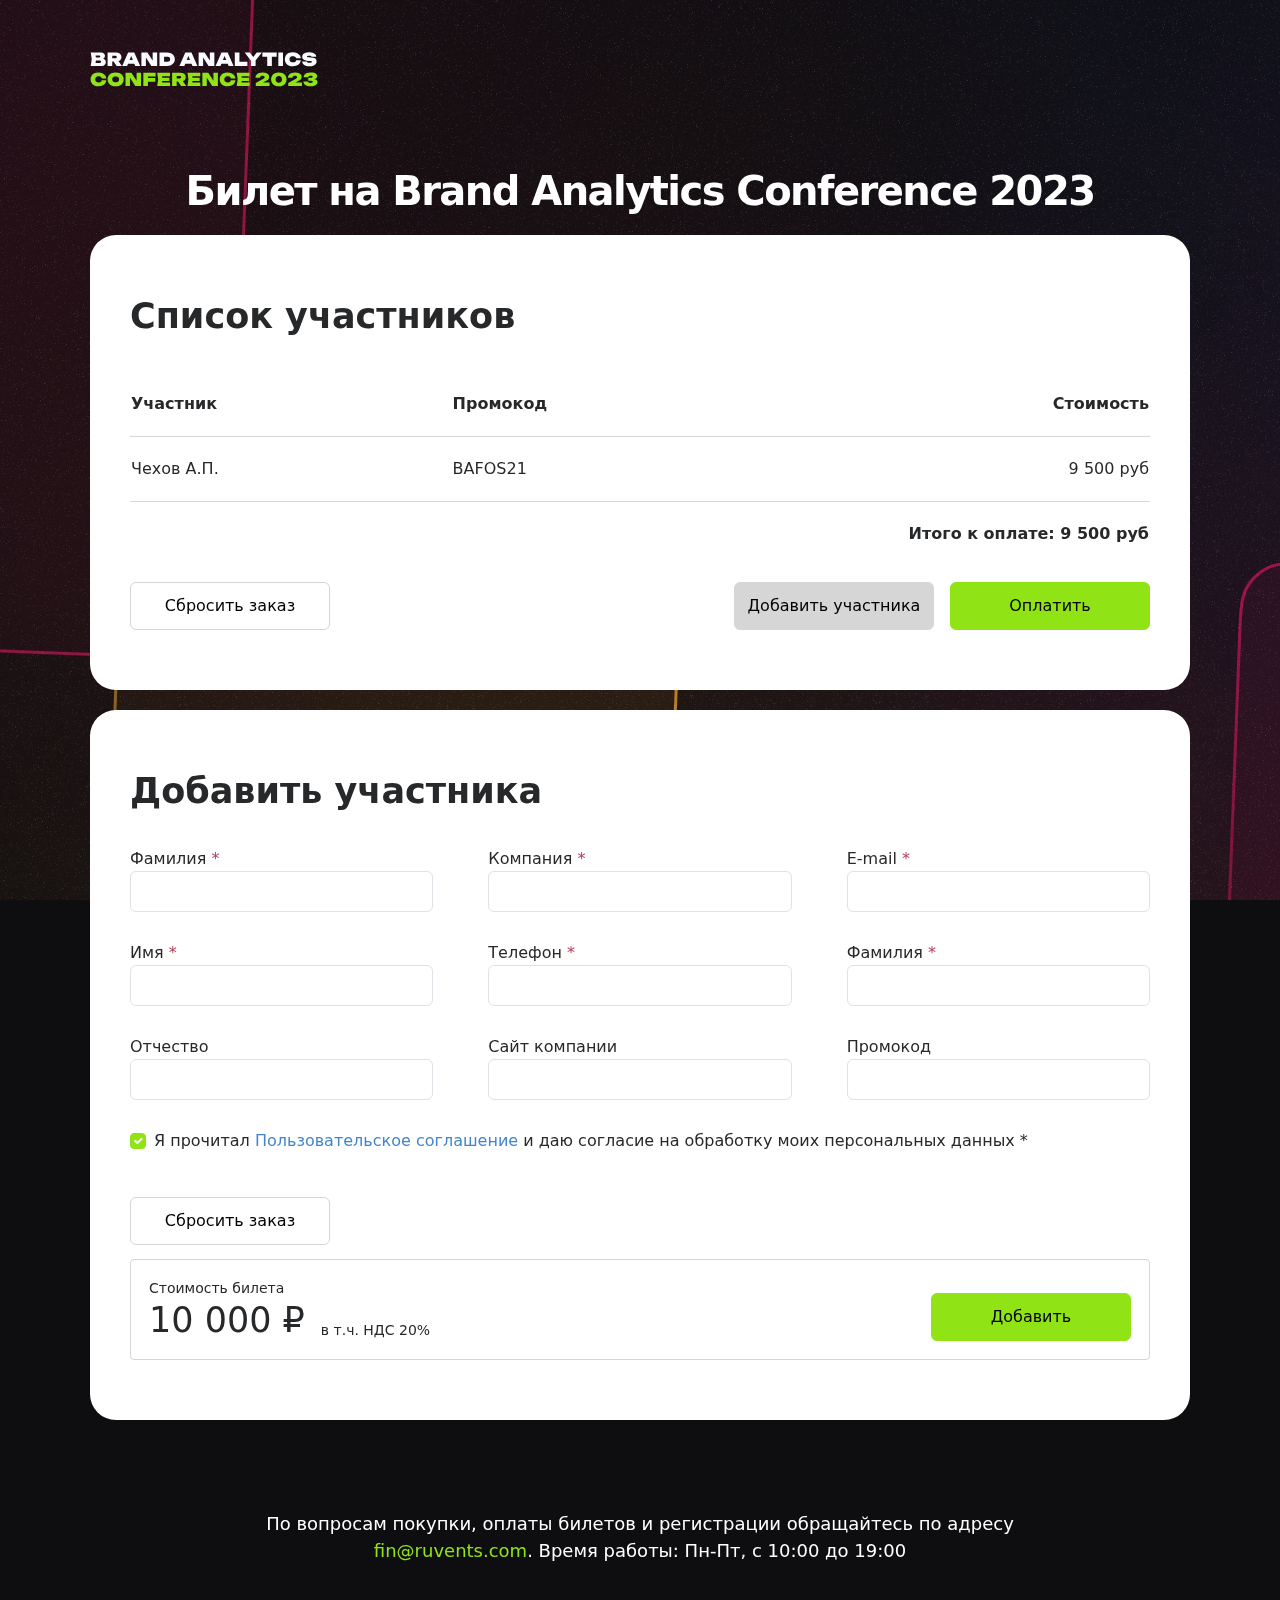
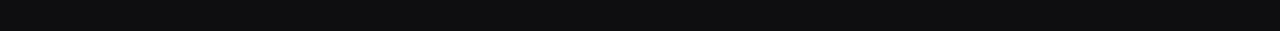
<file: public/index.html>
<!DOCTYPE html>
<html lang="ru">
	<head>
		<meta charset="utf-8">
		<title>Главная</title>
		<meta name="description" content="о чем страница">
		<meta http-equiv="X-UA-Compatible" content="IE=edge">
		<meta name="viewport" content="width=device-width,initial-scale=1.0,  shrink-to-fit=no, viewport-fit=cover">
		<link type="image/ico" href="img/favicon.ico" rel="shortcut icon"><meta name="format-detection" content="telephone=no"> 
		<link href="css/custom-bootstrap.min.css" rel="stylesheet"/>
		<link href="css/main.min.css" rel="stylesheet"/>
		<script>
			function addBlock(elem) {
				fetch(`parts/${elem}.html`)
					.then(response => response.text())
					.then( text => {
						const wrap = document.querySelector(`#${elem}Wrap`);
						wrap.insertAdjacentHTML('afterend', text);
						wrap.previousElementSibling.remove()
						wrap.remove();
					});
			}
		</script>
	</head>
	<body class="main-page">
		<div class="main-wrapper">
			<main>
				<div class="container"><img src="img/logo.svg" alt=""></div>
				<!-- start sForm-->
				<section class="sForm section" id="sForm">
					<div class="container">
						<div class="text-center text-white">
							<h1 class="strong">Билет на Brand Analytics Conference 2023</h1>
						</div>
						<div class="form-wrap">
							<form>
								<div class="panel-block">
									<h2>Список участников</h2>
									<div class="table-wrap">
										<table>
											<thead>
												<tr>
													<th>Участник</th>
													<th>Промокод</th>
													<th>Стоимость</th>
												</tr>
											</thead>
											<tbody>
												<tr>
													<td>Чехов А.П.</td>
													<td>BAFOS21</td>
													<td>9 500 руб</td>
												</tr>
											</tbody>
											<tfoot>
												<tr>
													<td colspan="3">Итого к оплате: 9 500 руб</td>
												</tr>
											</tfoot>
										</table>
									</div>
									<div class="form-wrap__total">
										<div class="row">
											<div class="col-md-auto col-sm-6">
												<button class="btn btn-secondary" type="button">Добавить участника</button>
											</div>
											<div class="col-md-auto col-sm-6">
												<button class="btn btn-primary" type="button">Оплатить</button>
											</div>
											<div class="col-lg col-sm-6 order-md-first">
												<button class="btn btn-outline-secondary" type="button">Сбросить заказ</button>
											</div>
										</div>
									</div>
								</div>
								<div class="panel-block">
									<h2>Добавить участника</h2>
									<div class="form-wrap__row row row row--lg">
										<div class="form-wrap__col col-xl-4 col-lg-6">
											<div class="form-wrap__input-wrap form-group">
												<label><span class="form-wrap__input-title">Фамилия <span>*</span></span><input class="form-wrap__input form-control" inputmode="text" name="text" type="text" placeholder=""/> 
												</label>
											</div>
											<!-- +e.input-wrap-->
										</div>
										<div class="form-wrap__col col-xl-4 col-lg-6">
											<div class="form-wrap__input-wrap form-group">
												<label><span class="form-wrap__input-title">Компания <span>*</span></span><input class="form-wrap__input form-control" inputmode="text" name="text" type="text" placeholder=""/> 
												</label>
											</div>
											<!-- +e.input-wrap-->
										</div>
										<div class="form-wrap__col col-xl-4 col-lg-6">
											<div class="form-wrap__input-wrap form-group">
												<label><span class="form-wrap__input-title">E-mail <span>*</span></span><input class="form-wrap__input form-control" inputmode="email" name="email" type="email" placeholder=""/> 
												</label>
											</div>
											<!-- +e.input-wrap-->
										</div>
										<div class="form-wrap__col col-xl-4 col-lg-6">
											<div class="form-wrap__input-wrap form-group">
												<label><span class="form-wrap__input-title">Имя <span>*</span></span><input class="form-wrap__input form-control" inputmode="text" name="text" type="text" placeholder=""/> 
												</label>
											</div>
											<!-- +e.input-wrap-->
										</div>
										<div class="form-wrap__col col-xl-4 col-lg-6">
											<div class="form-wrap__input-wrap form-group">
												<label><span class="form-wrap__input-title">Телефон <span>*</span></span><input class="form-wrap__input form-control" inputmode="tel" name="tel" type="tel" placeholder=""/> 
												</label>
											</div>
											<!-- +e.input-wrap-->
										</div>
										<div class="form-wrap__col col-xl-4 col-lg-6">
											<div class="form-wrap__input-wrap form-group">
												<label><span class="form-wrap__input-title">Фамилия <span>*</span></span><input class="form-wrap__input form-control" inputmode="text" name="text" type="text" placeholder=""/> 
												</label>
											</div>
											<!-- +e.input-wrap-->
										</div>
										<div class="form-wrap__col col-xl-4 col-lg-6">
											<div class="form-wrap__input-wrap form-group">
												<label><span class="form-wrap__input-title">Отчество </span><input class="form-wrap__input form-control" inputmode="text" name="text" type="text" placeholder=""/> 
												</label>
											</div>
											<!-- +e.input-wrap-->
										</div>
										<div class="form-wrap__col col-xl-4 col-lg-6">
											<div class="form-wrap__input-wrap form-group">
												<label><span class="form-wrap__input-title"> Сайт компании</span><input class="form-wrap__input form-control" inputmode="url" name="url" type="url" placeholder=""/> 
												</label>
											</div>
											<!-- +e.input-wrap-->
										</div>
										<div class="form-wrap__col col-xl-4 col-lg-6">
											<div class="form-wrap__input-wrap form-group">
												<label><span class="form-wrap__input-title">Промокод </span><input class="form-wrap__input form-control" inputmode="text" name="text" type="text" placeholder=""/> 
												</label>
											</div>
											<!-- +e.input-wrap-->
										</div>
										<div class="form-wrap__col col-12">
											<div class="form-wrap__policy">
												<label class="custom-input form-check"><input class="custom-input__input form-check-input" name="checkbox" type="checkbox" checked="checked"/><span class="custom-input__text">Я&nbsp;прочитал <a href="#">Пользовательское соглашение</a> и&nbsp;даю согласие на&nbsp;обработку моих персональных данных *</span>
												</label>
											</div>
										</div>
										<div class="form-wrap__col col-xl-4 col-sm-6 order-lg-0 order-last align-self-end">
											<button class="btn btn-outline-secondary" type="button">Сбросить заказ</button>
										</div>
										<div class="form-wrap__col colplg">
											<div class="form-wrap__block">
												<div class="row">
													<div class="col">
														<div class="small">Стоимость билета</div>
														<div class="row">
															<div class="col-auto h2">10 000 ₽</div>
															<div class="col-auto small">в т.ч. НДС 20%</div>
														</div>
													</div>
													<div class="col-md-auto col-sm-4 align-self-end">
														<button class="form-wrap__btn btn btn-primary" type="submit">Добавить
														</button>
													</div>
												</div>
											</div>
										</div>
									</div>
								</div>
							</form>
						</div>
					</div>
				</section>
				<!-- end sForm-->
			</main>
			<div class="footer">По&nbsp;вопросам покупки, оплаты билетов и&nbsp;регистрации обращайтесь по&nbsp;адресу <a href="mailto:fin@ruvents.com">fin@ruvents.com</a>. Время работы: Пн-Пт, с&nbsp;10:00 до&nbsp;19:00</div>
		</div>
	</body>
</html>
</file>
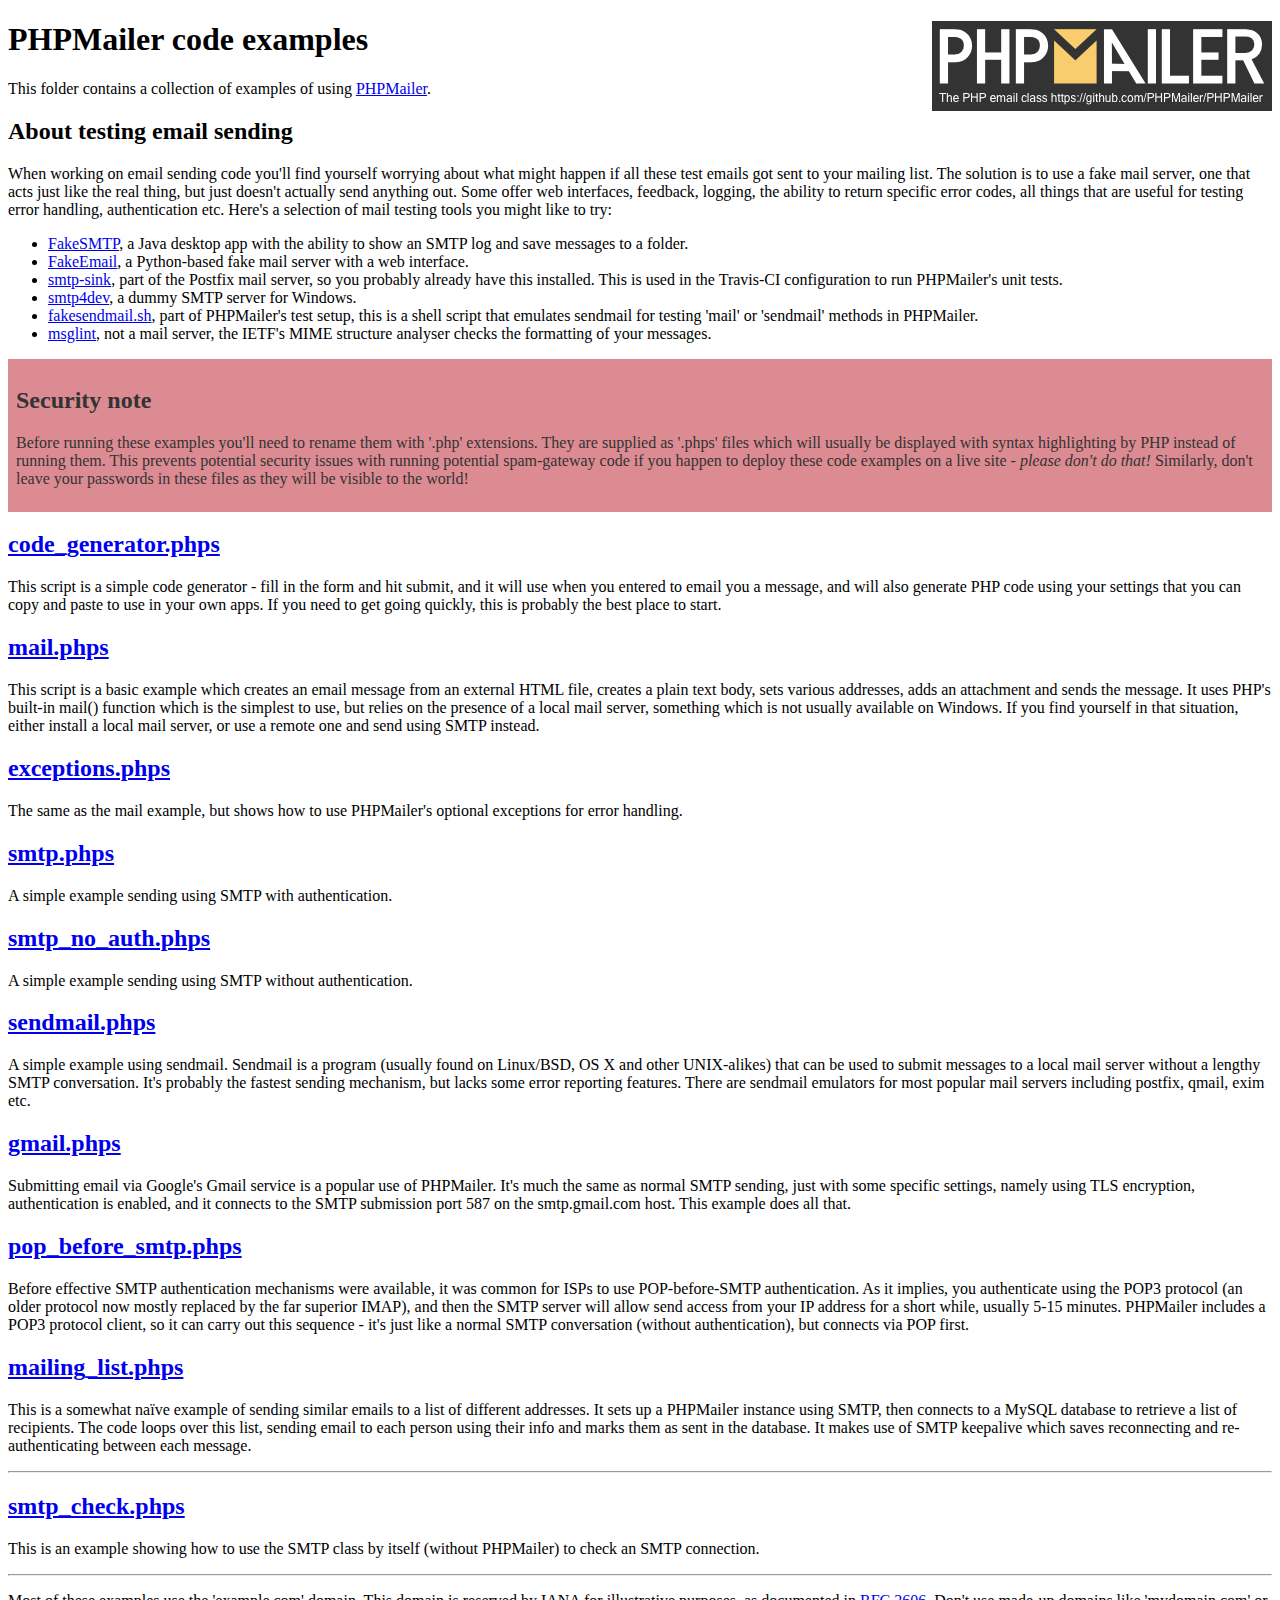
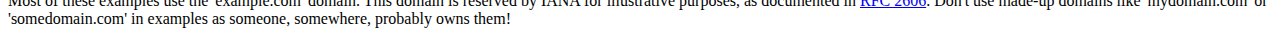
<file: public/vendor/phpmailer/phpmailer/examples/index.html>
<!DOCTYPE html>
<html>
<head>
	<meta charset="UTF-8">
	<title>PHPMailer Examples</title>
</head>
<body>
<h1>PHPMailer code examples<a href="https://github.com/PHPMailer/PHPMailer"><img src="images/phpmailer.png" style="float:right; border:0;" alt="PHPMailer logo"></a></h1>
<p>This folder contains a collection of examples of using <a href="https://github.com/PHPMailer/PHPMailer">PHPMailer</a>.</p>
<h2>About testing email sending</h2>
<p>When working on email sending code you'll find yourself worrying about what might happen if all these test emails got sent to your mailing list. The solution is to use a fake mail server, one that acts just like the real thing, but just doesn't actually send anything out. Some offer web interfaces, feedback, logging, the ability to return specific error codes, all things that are useful for testing error handling, authentication etc. Here's a selection of mail testing tools you might like to try:</p>
<ul>
  <li><a href="https://github.com/Nilhcem/FakeSMTP">FakeSMTP</a>, a Java desktop app with the ability to show an SMTP log and save messages to a folder. </li>
  <li><a href="https://github.com/isotoma/FakeEmail">FakeEmail</a>, a Python-based fake mail server with a web interface.</li>
  <li><a href="http://www.postfix.org/smtp-sink.1.html">smtp-sink</a>, part of the Postfix mail server, so you probably already have this installed. This is used in the Travis-CI configuration to run PHPMailer's unit tests.</li>
  <li><a href="http://smtp4dev.codeplex.com">smtp4dev</a>, a dummy SMTP server for Windows.</li>
  <li><a href="https://github.com/PHPMailer/PHPMailer/blob/master/test/fakesendmail.sh">fakesendmail.sh</a>, part of PHPMailer's test setup, this is a shell script that emulates sendmail for testing 'mail' or 'sendmail' methods in PHPMailer.</li>
  <li><a href="http://tools.ietf.org/tools/msglint/">msglint</a>, not a mail server, the IETF's MIME structure analyser checks the formatting of your messages.</li>
</ul>
<div style="padding: 8px; color: #333333; background-color: #dc8b92">
<h2>Security note</h2>
<p>Before running these examples you'll need to rename them with '.php' extensions. They are supplied as '.phps' files which will usually be displayed with syntax highlighting by PHP instead of running them. This prevents potential security issues with running potential spam-gateway code if you happen to deploy these code examples on a live site - <em>please don't do that!</em> Similarly, don't leave your passwords in these files as they will be visible to the world!</p>
</div>
<h2><a href="code_generator.phps">code_generator.phps</a></h2>
<p>This script is a simple code generator - fill in the form and hit submit, and it will use when you entered to email you a message, and will also generate PHP code using your settings that you can copy and paste to use in your own apps. If you need to get going quickly, this is probably the best place to start.</p>
<h2><a href="mail.phps">mail.phps</a></h2>
<p>This script is a basic example which creates an email message from an external HTML file, creates a plain text body, sets various addresses, adds an attachment and sends the message. It uses PHP's built-in mail() function which is the simplest to use, but relies on the presence of a local mail server, something which is not usually available on Windows. If you find yourself in that situation, either install a local mail server, or use a remote one and send using SMTP instead.</p>
<h2><a href="exceptions.phps">exceptions.phps</a></h2>
<p>The same as the mail example, but shows how to use PHPMailer's optional exceptions for error handling.</p>
<h2><a href="smtp.phps">smtp.phps</a></h2>
<p>A simple example sending using SMTP with authentication.</p>
<h2><a href="smtp_no_auth.phps">smtp_no_auth.phps</a></h2>
<p>A simple example sending using SMTP without authentication.</p>
<h2><a href="sendmail.phps">sendmail.phps</a></h2>
<p>A simple example using sendmail. Sendmail is a program (usually found on Linux/BSD, OS X and other UNIX-alikes) that can be used to submit messages to a local mail server without a lengthy SMTP conversation. It's probably the fastest sending mechanism, but lacks some error reporting features. There are sendmail emulators for most popular mail servers including postfix, qmail, exim etc.</p>
<h2><a href="gmail.phps">gmail.phps</a></h2>
<p>Submitting email via Google's Gmail service is a popular use of PHPMailer. It's much the same as normal SMTP sending, just with some specific settings, namely using TLS encryption, authentication is enabled, and it connects to the SMTP submission port 587 on the smtp.gmail.com host. This example does all that.</p>
<h2><a href="pop_before_smtp.phps">pop_before_smtp.phps</a></h2>
<p>Before effective SMTP authentication mechanisms were available, it was common for ISPs to use POP-before-SMTP authentication. As it implies, you authenticate using the POP3 protocol (an older protocol now mostly replaced by the far superior IMAP), and then the SMTP server will allow send access from your IP address for a short while, usually 5-15 minutes. PHPMailer includes a POP3 protocol client, so it can carry out this sequence - it's just like a normal SMTP conversation (without authentication), but connects via POP first.</p>
<h2><a href="mailing_list.phps">mailing_list.phps</a></h2>
<p>This is a somewhat naïve example of sending similar emails to a list of different addresses. It sets up a PHPMailer instance using SMTP, then connects to a MySQL database to retrieve a list of recipients. The code loops over this list, sending email to each person using their info and marks them as sent in the database. It makes use of SMTP keepalive which saves reconnecting and re-authenticating between each message.</p>
<hr>
<h2><a href="smtp_check.phps">smtp_check.phps</a></h2>
<p>This is an example showing how to use the SMTP class by itself (without PHPMailer) to check an SMTP connection.</p>
<hr>
<p>Most of these examples use the 'example.com' domain. This domain is reserved by IANA for illustrative purposes, as documented in <a href="http://tools.ietf.org/html/rfc2606">RFC 2606</a>. Don't use made-up domains like 'mydomain.com' or 'somedomain.com' in examples as someone, somewhere, probably owns them!</p>
</body>
</html>
</file>
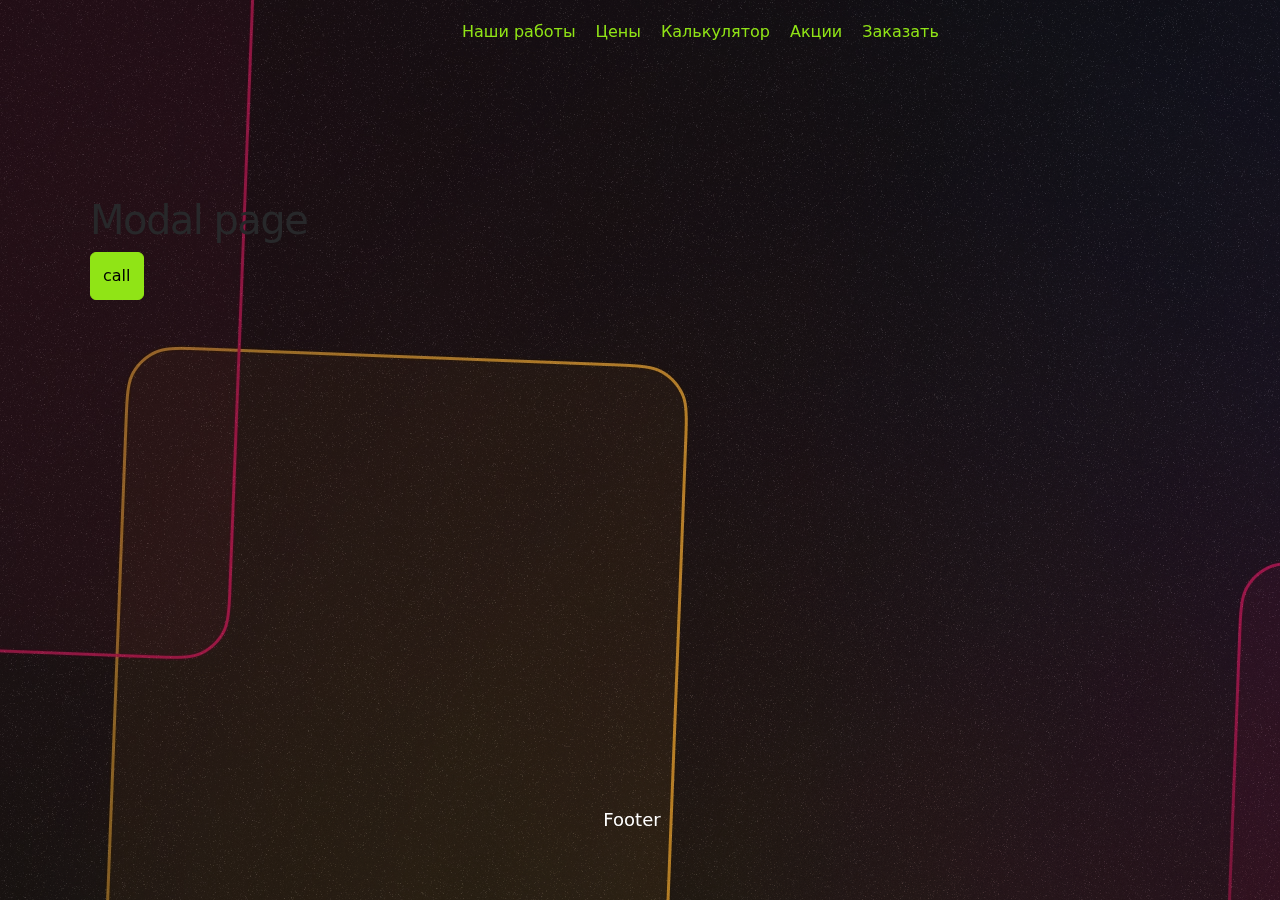
<file: public/00-modal.html>
<!DOCTYPE html>
<html lang="ru">
	<head>
		<meta charset="utf-8">
		<title>Главная</title>
		<meta name="description" content="о чем страница">
		<meta http-equiv="X-UA-Compatible" content="IE=edge">
		<meta name="viewport" content="width=device-width,initial-scale=1.0,  shrink-to-fit=no, viewport-fit=cover">
		<link type="image/ico" href="img/favicon.ico" rel="shortcut icon"><meta name="format-detection" content="telephone=no"> 
		<link href="css/custom-bootstrap.min.css" rel="stylesheet"/>
		<link href="css/main.min.css" rel="stylesheet"/>
		<script>
			function addBlock(elem) {
				fetch(`parts/${elem}.html`)
					.then(response => response.text())
					.then( text => {
						const wrap = document.querySelector(`#${elem}Wrap`);
						wrap.insertAdjacentHTML('afterend', text);
						wrap.previousElementSibling.remove()
						wrap.remove();
					});
			}
		</script>
	</head>
	<body class="main-page">
		<div class="main-wrapper">
			<script>addBlock(`header`)</script>
			<div id="headerWrap"></div>
			<main>
				<div class="section container">
					<h1>Modal page </h1><a class="btn btn-primary" data-fancybox data-type="ajax" href="modal/call.html">call</a>
				</div>
			</main>
			<script>addBlock(`footer`)</script>
			<div id="footerWrap"></div>
		</div>
	</body>
</html>
</file>
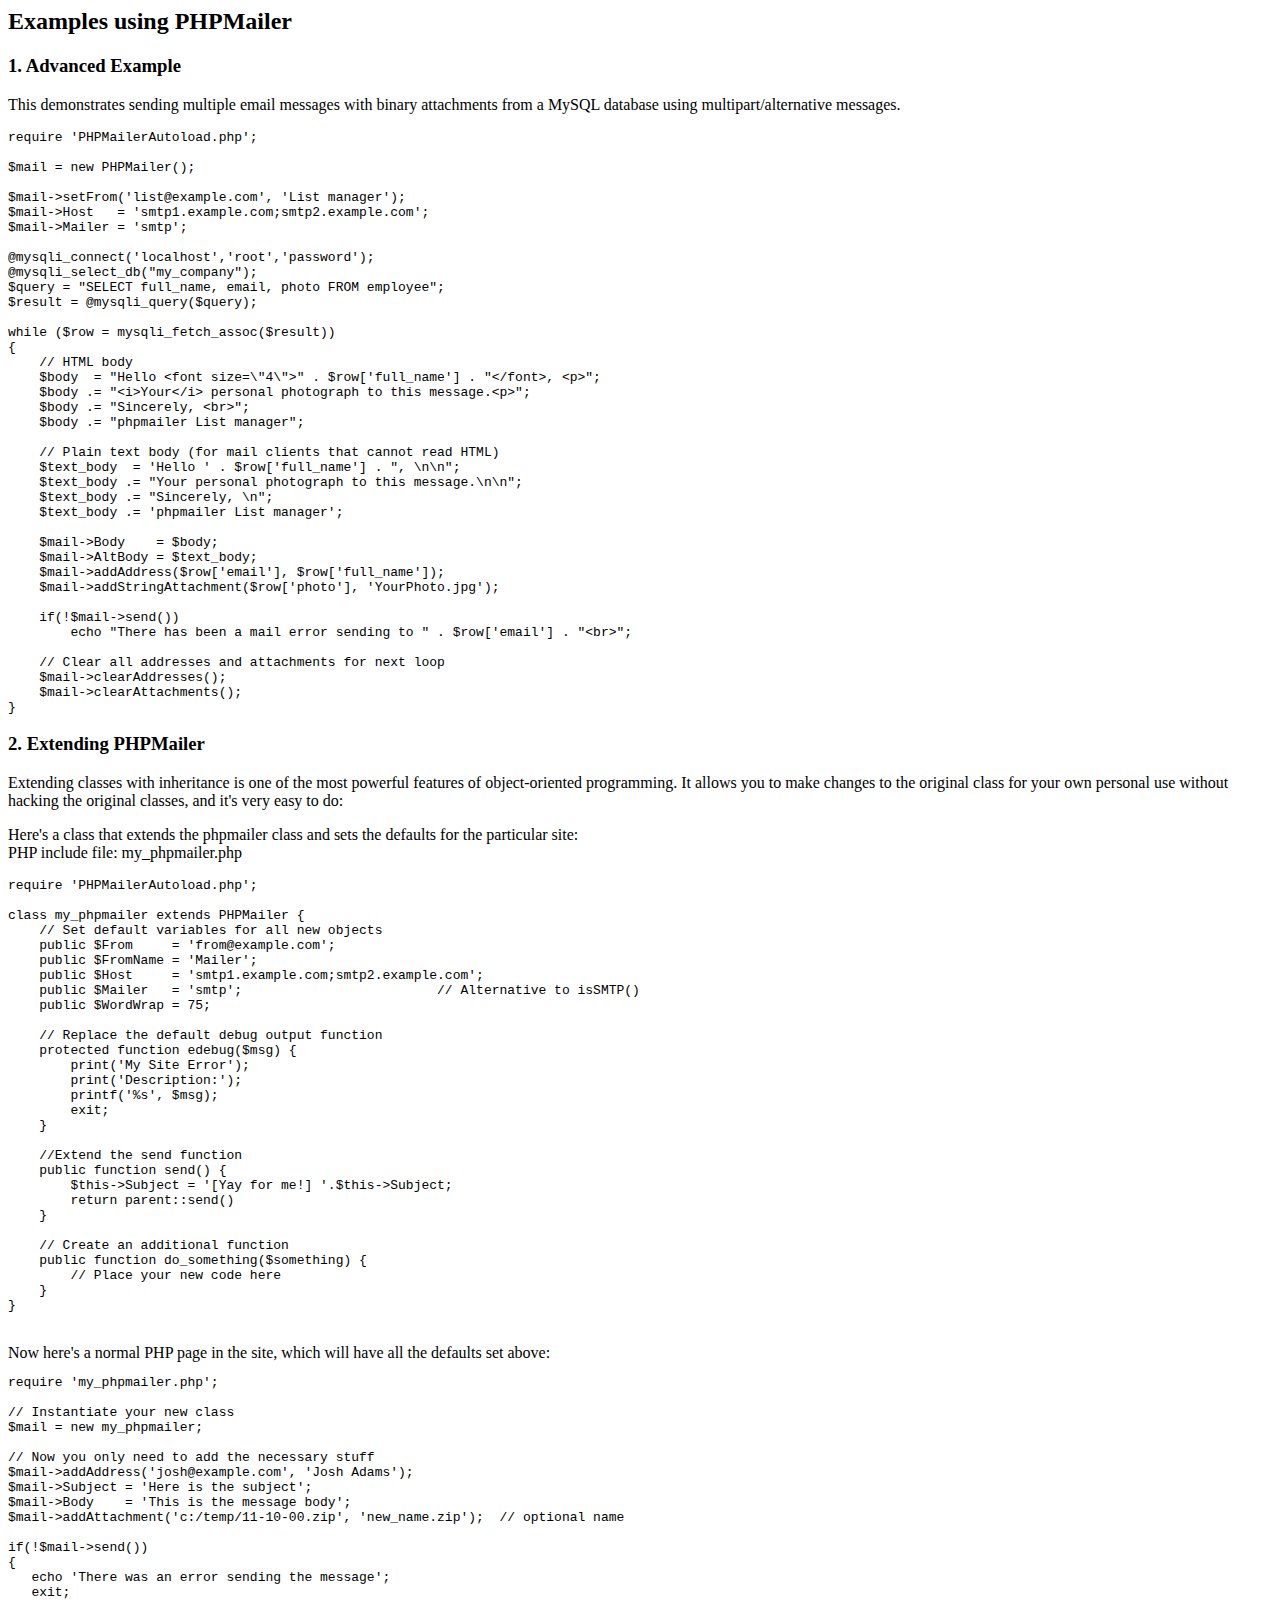
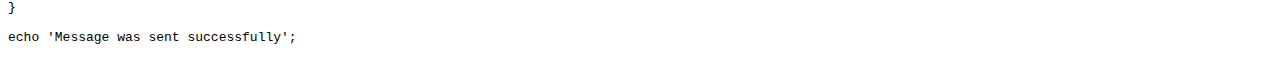
<file: public/vendor/phpmailer/phpmailer/docs/extending.html>
<html>
<head>
<title>Examples using phpmailer</title>
</head>

<body>

<h2>Examples using PHPMailer</h2>

<h3>1. Advanced Example</h3>
<p>

This demonstrates sending multiple email messages with binary attachments
from a MySQL database using multipart/alternative messages.<p>

<pre>
require 'PHPMailerAutoload.php';

$mail = new PHPMailer();

$mail->setFrom('list@example.com', 'List manager');
$mail->Host   = 'smtp1.example.com;smtp2.example.com';
$mail->Mailer = 'smtp';

@mysqli_connect('localhost','root','password');
@mysqli_select_db("my_company");
$query = "SELECT full_name, email, photo FROM employee";
$result = @mysqli_query($query);

while ($row = mysqli_fetch_assoc($result))
{
    // HTML body
    $body  = "Hello &lt;font size=\"4\"&gt;" . $row['full_name'] . "&lt;/font&gt;, &lt;p&gt;";
    $body .= "&lt;i&gt;Your&lt;/i&gt; personal photograph to this message.&lt;p&gt;";
    $body .= "Sincerely, &lt;br&gt;";
    $body .= "phpmailer List manager";

    // Plain text body (for mail clients that cannot read HTML)
    $text_body  = 'Hello ' . $row['full_name'] . ", \n\n";
    $text_body .= "Your personal photograph to this message.\n\n";
    $text_body .= "Sincerely, \n";
    $text_body .= 'phpmailer List manager';

    $mail->Body    = $body;
    $mail->AltBody = $text_body;
    $mail->addAddress($row['email'], $row['full_name']);
    $mail->addStringAttachment($row['photo'], 'YourPhoto.jpg');

    if(!$mail->send())
        echo "There has been a mail error sending to " . $row['email'] . "&lt;br&gt;";

    // Clear all addresses and attachments for next loop
    $mail->clearAddresses();
    $mail->clearAttachments();
}
</pre>
<p>

<h3>2. Extending PHPMailer</h3>
<p>

Extending classes with inheritance is one of the most
powerful features of object-oriented programming. It allows you to make changes to the
original class for your own personal use without hacking the original
classes, and it's very easy to do:

<p>
Here's a class that extends the phpmailer class and sets the defaults
for the particular site:<br>
PHP include file: my_phpmailer.php
<p>

<pre>
require 'PHPMailerAutoload.php';

class my_phpmailer extends PHPMailer {
    // Set default variables for all new objects
    public $From     = 'from@example.com';
    public $FromName = 'Mailer';
    public $Host     = 'smtp1.example.com;smtp2.example.com';
    public $Mailer   = 'smtp';                         // Alternative to isSMTP()
    public $WordWrap = 75;

    // Replace the default debug output function
    protected function edebug($msg) {
        print('My Site Error');
        print('Description:');
        printf('%s', $msg);
        exit;
    }

    //Extend the send function
    public function send() {
        $this->Subject = '[Yay for me!] '.$this->Subject;
        return parent::send()
    }

    // Create an additional function
    public function do_something($something) {
        // Place your new code here
    }
}
</pre>
<br>
Now here's a normal PHP page in the site, which will have all the defaults set above:<br>

<pre>
require 'my_phpmailer.php';

// Instantiate your new class
$mail = new my_phpmailer;

// Now you only need to add the necessary stuff
$mail->addAddress('josh@example.com', 'Josh Adams');
$mail->Subject = 'Here is the subject';
$mail->Body    = 'This is the message body';
$mail->addAttachment('c:/temp/11-10-00.zip', 'new_name.zip');  // optional name

if(!$mail->send())
{
   echo 'There was an error sending the message';
   exit;
}

echo 'Message was sent successfully';
</pre>
</body>
</html>
</file>
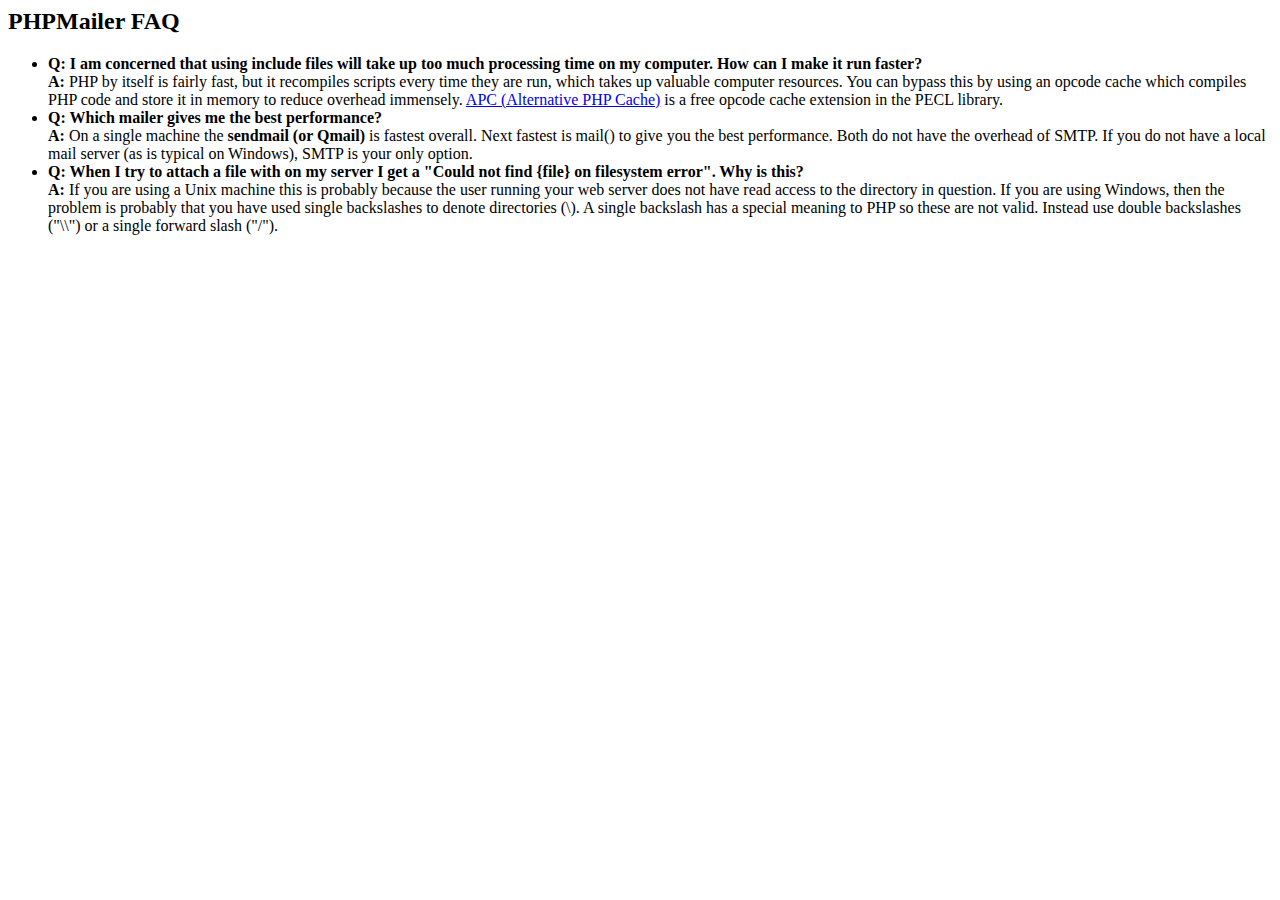
<file: public/vendor/phpmailer/phpmailer/docs/faq.html>
﻿<html>
<head>
<title>PHPMailer FAQ</title>
</head>
<body>
<h2>PHPMailer FAQ</h2>
<ul>
    <li><strong>Q: I am concerned that using include files will take up too much
    processing time on my computer. How can I make it run faster?</strong><br>
    <strong>A:</strong> PHP by itself is fairly fast, but it recompiles scripts every time they are run, which takes up valuable
    computer resources. You can bypass this by using an opcode cache which compiles
    PHP code and store it in memory to reduce overhead immensely. <a href="http://www.php.net/apc/">APC
    (Alternative PHP Cache)</a> is a free opcode cache extension in the PECL library.</li>
    <li><strong>Q: Which mailer gives me the best performance?</strong><br>
    <strong>A:</strong> On a single machine the <strong>sendmail (or Qmail)</strong> is fastest overall.
    Next fastest is mail() to give you the best performance. Both do not have the overhead of SMTP.
    If you do not have a local mail server (as is typical on Windows), SMTP is your only option.</li>
    <li><strong>Q: When I try to attach a file with on my server I get a
    "Could not find {file} on filesystem error". Why is this?</strong><br>
    <strong>A:</strong> If you are using a Unix machine this is probably because the user
    running your web server does not have read access to the directory in question. If you are using Windows,
    then the problem is probably that you have used single backslashes to denote directories (\).
    A single backslash has a special meaning to PHP so these are not
    valid. Instead use double backslashes ("\\") or a single forward
    slash ("/").</li>
</ul>
</body>
</html>
</file>
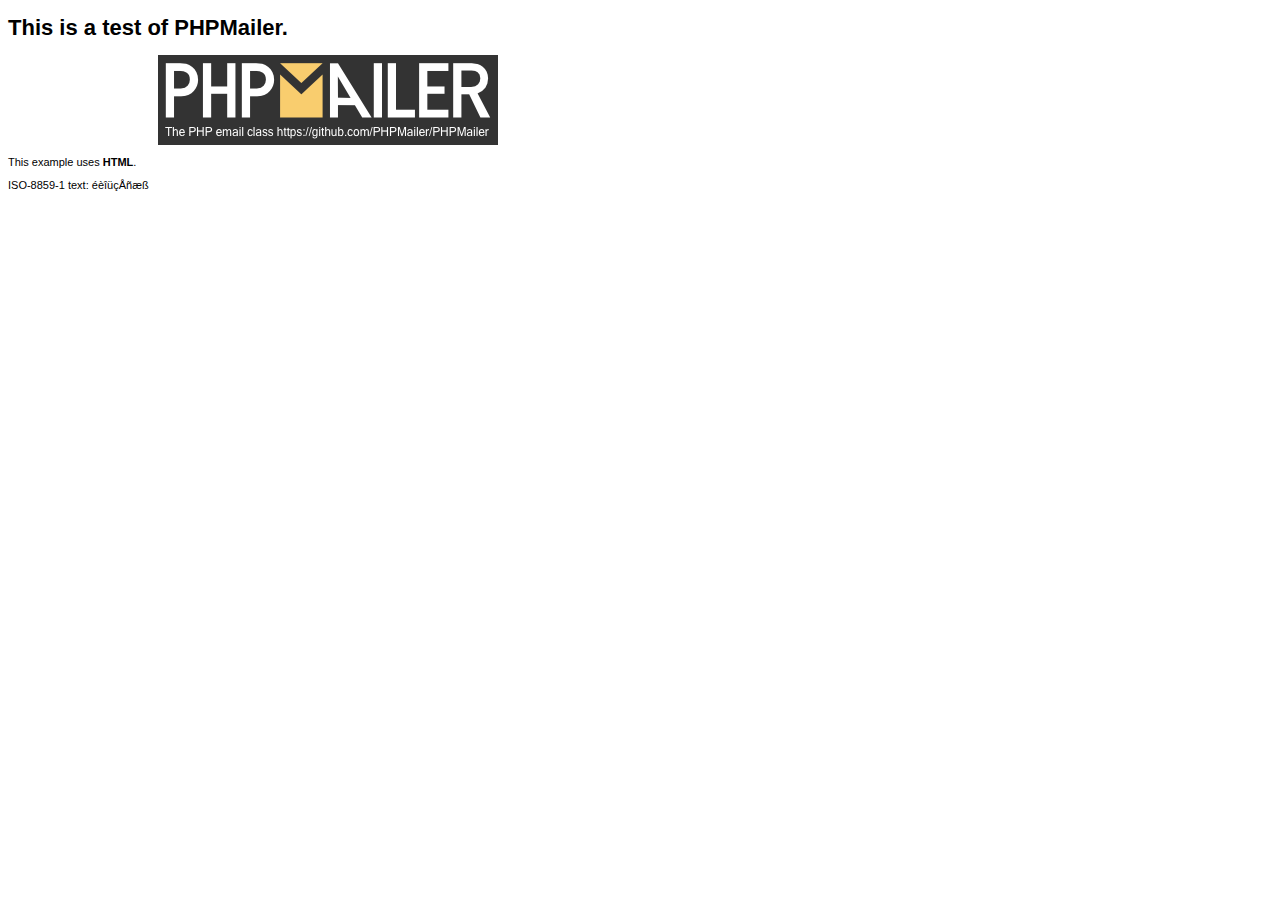
<file: public/vendor/phpmailer/phpmailer/examples/contents.html>
<!DOCTYPE HTML PUBLIC "-//W3C//DTD HTML 4.01 Transitional//EN" "http://www.w3.org/TR/html4/loose.dtd">
<html>
<head>
  <meta http-equiv="Content-Type" content="text/html; charset=iso-8859-1">
  <title>PHPMailer Test</title>
</head>
<body>
<div style="width: 640px; font-family: Arial, Helvetica, sans-serif; font-size: 11px;">
  <h1>This is a test of PHPMailer.</h1>
  <div align="center">
    <a href="https://github.com/PHPMailer/PHPMailer/"><img src="images/phpmailer.png" height="90" width="340" alt="PHPMailer rocks"></a>
  </div>
  <p>This example uses <strong>HTML</strong>.</p>
  <p>ISO-8859-1 text: ���������</p>
</div>
</body>
</html>
</file>
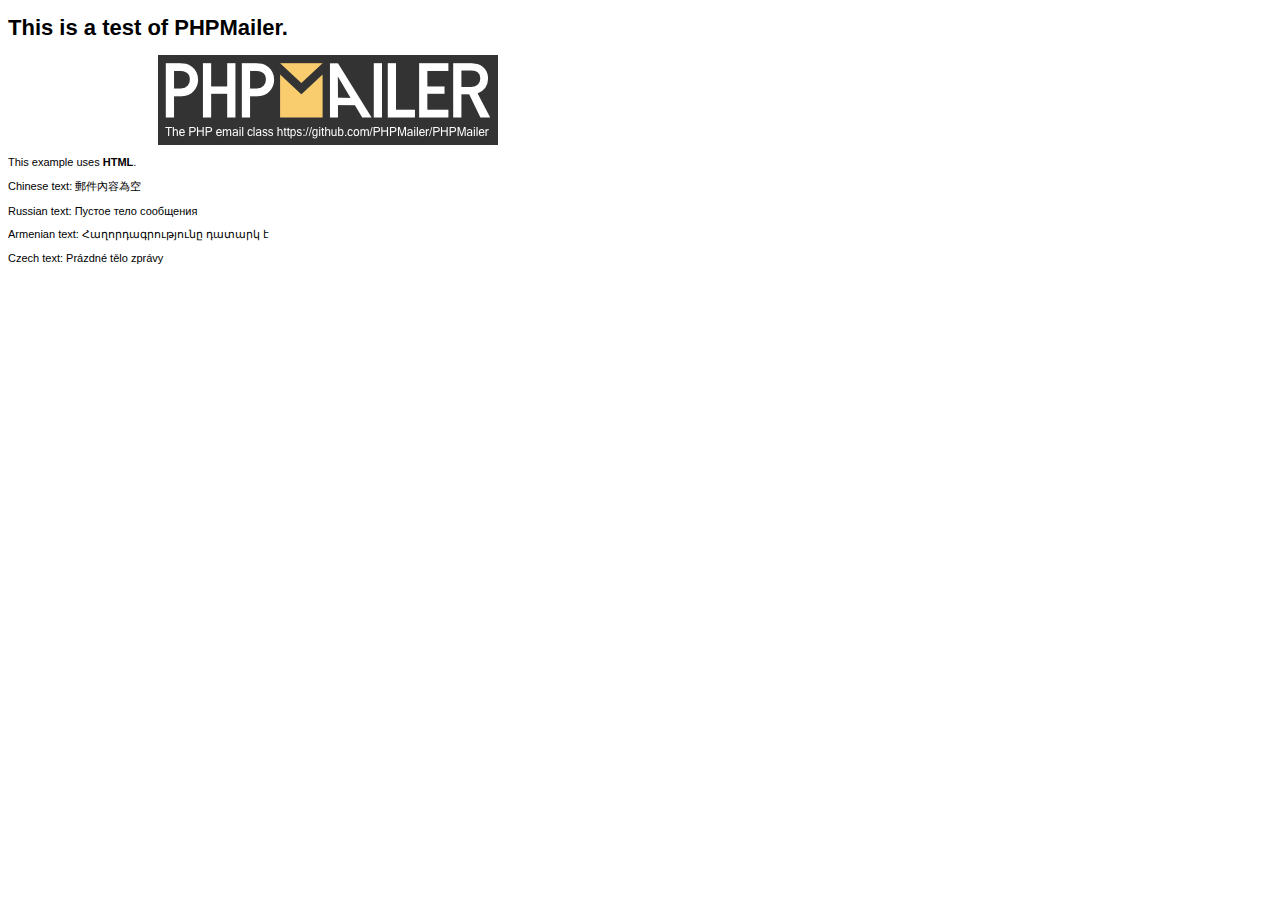
<file: public/vendor/phpmailer/phpmailer/examples/contentsutf8.html>
<!DOCTYPE HTML PUBLIC "-//W3C//DTD HTML 4.01 Transitional//EN" "http://www.w3.org/TR/html4/loose.dtd">
<html>
<head>
  <meta http-equiv="Content-Type" content="text/html; charset=utf-8">
  <title>PHPMailer Test</title>
</head>
<body>
<div style="width: 640px; font-family: Arial, Helvetica, sans-serif; font-size: 11px;">
  <h1>This is a test of PHPMailer.</h1>
  <div align="center">
    <a href="https://github.com/PHPMailer/PHPMailer/"><img src="images/phpmailer.png" height="90" width="340" alt="PHPMailer rocks"></a>
  </div>
  <p>This example uses <strong>HTML</strong>.</p>
  <p>Chinese text: 郵件內容為空</p>
  <p>Russian text: Пустое тело сообщения</p>
  <p>Armenian text: Հաղորդագրությունը դատարկ է</p>
  <p>Czech text: Prázdné tělo zprávy</p>
</div>
</body>
</html>
</file>
<file: public/css/main.min.css>
:root{--animate-delay:1.2s;--bs-body-font-size:16px;--sPT:2.5rem;--sPB:2.8125rem;--sTPB:1.25rem;--fancybox-content-color:var(--bs-body-color);--swiperArrowSize:4.25rem;--swiperArrowPosition:calc(var(--swiperArrowSize)*-1/2);--swiperBorderColorDef:var(--bs-primary);--swiperColorDef:var(--bs-primary);--swiperBgDef:#fff;--swiperBorderColorDefHover:var(--bs-primary);--swiperColorDefHover:var(--bs-primary);--swiperBgDefHover:#fff}.fancybox__container{--fancybox-bg:rgba(58,59,60,.77)}.pixel-perfect{background-position:center 0;display:block;height:100%;left:0;margin-left:auto;margin-right:auto;opacity:0;overflow:hidden;pointer-events:none;position:absolute;right:0;top:0;width:100%;z-index:1000}body,html{font-size:var(--bs-body-font-size)}html{-webkit-text-size-adjust:100%;-webkit-tap-highlight-color:rgba(33,36,41,0)}body{background-attachment:fixed;background-color:#0e0e10;background-image:url(../img/@2x/webp/bg.webp),radial-gradient(50% 50% at 50% 50%,rgba(14,14,16,0) 0,rgba(14,14,16,.4) 100%)}body.fancybox-active,body[class*=fixed]{margin-right:var(--spacing-end)}body.fancybox-active .header,body[class*=fixed] .header{padding-right:var(--spacing-end)}body.loaded_hiding{--s:0.36s;opacity:0;pointer-events:none;transition:all var(--s) ease-in-out}body.loaded_hiding:before{display:none}body.loaded{opacity:1;pointer-events:visible}body:before{--s:0.36s;-webkit-backdrop-filter:blur(5px);backdrop-filter:blur(5px);background-color:rgba(39,40,42,.8);content:"";height:100%;left:0;opacity:0;position:absolute;top:0;transition:all var(--s) ease-in-out;width:100%;z-index:-1}body.fancybox-active{overflow:hidden}body[class*=fixed]{-webkit-overflow-scrolling:none;left:0;overflow:hidden;overscroll-behavior:none;position:absolute;top:0;touch-action:none;width:100%;z-index:999}body[class*=fixed]:before{opacity:.76;z-index:999}.main-wrapper{display:flex;flex-direction:column;min-height:100vh;overflow:hidden;position:relative;width:100%}main{flex-grow:1}.section{background-position:50%;background-repeat:no-repeat;background-size:cover;padding-bottom:var(--sPB);padding-top:var(--sPT)}.section-title{margin-bottom:var(--sTPB)}.mono{font-family:var(--bs-font-monospace)}.small{font-size:.875rem}.tdn{text-decoration:none!important}.ttu{text-transform:uppercase}.tdu{text-decoration:underline}.tdu:hover{text-decoration:none}.fw-300{font-weight:300}.fw-400{font-weight:400}.fw-900{font-weight:900}.fw-500{font-weight:500}.fw-600{font-weight:600}.fw-100{font-weight:100}.row--sm{--bg-gutter-x:1.25rem}.slick-slide img{display:inline}.image-source-link{color:#98c3d1}.slick-slide{outline:0!important}.slick-arrow{cursor:pointer;position:absolute;top:50%;transform:translateY(-50%);z-index:2}.slick-arrow.l{left:0}.slick-arrow.l svg{transform:transform(rotateY(180deg))}.slick-arrow.r{right:0}.slick-arrow svg{height:auto;width:17px}.strong{font-weight:700}ul{padding-left:0}.res-i,picture img{height:auto;max-width:100%}.img-bg{background-position:50%;background-repeat:no-repeat;background-size:cover;position:relative}.img-bg img{clip:rect(0 0 0 0);border:0;height:1px;margin:-1px;overflow:hidden;padding:0;position:absolute;width:1px}.bgs{background-position:50%;background-repeat:no-repeat;background-size:cover}.table{display:table}.tr{display:table-row}.td{display:table-cell}.tabs__btn-accordion{width:100%}.tabs__btn:hover{cursor:pointer}.tabs__content{display:none}.tabs__content.active{display:block}.invisible{clip:rect(0 0 0 0);border:0;height:1px;margin:-1px;overflow:hidden;padding:0;position:absolute;width:1px}.control-wrap{position:relative}.swiper-button-hand{--s:0.36s;background-color:var(--swiperBgDef);background-image:none;background-position:50%;background-repeat:no-repeat;background-size:cover;border:2px solid var(--swiperBorderColorDef);border-radius:50%;bottom:0;box-shadow:0 15px 60px rgba(0,0,0,.1);color:var(--swiperColorDef);height:var(--swiperArrowSize);margin:auto 0;outline:none!important;position:absolute;top:0;transition:all var(--s) ease-in-out;-webkit-user-select:none;-moz-user-select:none;user-select:none;width:var(--swiperArrowSize)}.swiper-button-hand:hover{background-color:var(--swiperBgDefHover);border-color:var(--swiperBorderColorDefHover);color:var(--swiperColorDefHover)}.swiper-button-hand .icon{font-size:.75rem}.swiper-button-hand:after{display:none}.swiper-button-hand-next{right:var(--swiperArrowPosition)}.swiper-button-hand-prev{left:var(--swiperArrowPosition)}.swiper-pagination{text-align:center;width:100%}.swiper-pagination-bullet{--s:0.36s;background-color:#e6e6e6;border-radius:50%;display:inline-block;height:8px;margin-left:.5rem;margin-right:.3125rem;opacity:1;outline:none!important;transition:all var(--s) ease-in-out;width:8px}.swiper-pagination-bullet-active,.swiper-pagination-bullet:hover{background-color:var(--bs-primary)}picture{display:block}img.object-fit-js{display:block;height:100%;-o-object-fit:cover;object-fit:cover;width:100%}.object-fit-js img,img.img-bg{-o-object-fit:cover;object-fit:cover;-o-object-position:top;object-position:top}a{--s:0.36s;transition:all var(--s) ease-in-out}.picture-bg,img.img-bg{z-index:-1}.picture-bg,.picture-bg .object-fit-js,img.img-bg,img.img-bg .object-fit-js{height:100%;left:0;position:absolute;top:0;width:100%}.bg-wrap{position:relative;z-index:2}.browsehappy{background:#000;color:#fff;font-size:10px;min-height:100px;padding-top:30px;position:absolute;top:0;width:100%;z-index:2000}iframe{border:none}.custom-scroll{--bs-primary:#dedede;scrollbar-color:var(--bs-primary) transparent;scrollbar-width:auto}.custom-scroll::-webkit-scrollbar{width:4px}.custom-scroll::-webkit-scrollbar-track{background:transparent}.custom-scroll::-webkit-scrollbar-thumb{background-color:var(--bs-primary);border:0 solid transparent;border-radius:16px}::-webkit-calendar-picker-indicator{background-image:url('data:image/svg+xml;charset=utf-8,<svg xmlns="http://www.w3.org/2000/svg" width="16" height="15" viewBox="0 0 24 24"><path fill="%2390E416" d="M20 3h-1V1h-2v2H7V1H5v2H4c-1.1 0-2 .9-2 2v16c0 1.1.9 2 2 2h16c1.1 0 2-.9 2-2V5c0-1.1-.9-2-2-2zm0 18H4V8h16v13z"/></svg>')}.btn,.form-control,.form-select,.select2-container--default .select2-selection--single{box-shadow:none!important}.fancybox__content :focus:not(.carousel__button.is-close){outline:none!important}.form-check,.form-check-input,.form-switch{cursor:pointer}.img-wrap-center{align-items:center;display:flex;inset:0;justify-content:center;margin:auto;position:absolute}.img-wrap-center img{height:auto;max-height:100%;max-width:100%}.img-wrap-center img.object-fit-js{height:100%;-o-object-fit:cover;object-fit:cover;width:100%}.ratiod{--ratio:3/2;aspect-ratio:var(--ratio);background-color:#90e416;display:block;margin-left:auto;margin-right:auto;max-width:340px;position:relative}main{padding-top:52px}.footer{color:#fff;font-size:18px;font-size:1.125rem;margin-left:auto;margin-right:auto;max-width:55rem;padding-bottom:67px;padding-left:15px;padding-right:15px;text-align:center}.panel-block{background-color:#fff;border-radius:26px;margin-top:1.25rem;padding:3.75rem 1.25rem}h1{font-variant-numeric:lining-nums proportional-nums;letter-spacing:-1.54px}.btn{font-weight:500}.btn-outline-secondary{--bs-btn-color:#000}h2{font-weight:700;margin-bottom:1em}.table-wrap{margin-bottom:1rem;overflow-x:auto}.table-wrap table{min-width:360px}.container{margin-left:auto;margin-right:auto;max-width:1130px;padding-left:15px;padding-right:15px}.footer{margin-top:auto}.footer__row{--bs-gutter-y:var(--bs-gutter-x)}.footer__slide{height:auto}.form-wrap__input-wrap{margin-bottom:.9375rem}.form-wrap__input-title{margin-bottom:.25rem}.form-wrap__input-title span{color:#b43f59}.form-wrap__input{resize:none}.form-wrap__btn{cursor:pointer;margin-bottom:.9375rem}.form-wrap label{display:block;width:100%}.form-wrap__policy{margin-bottom:1.875rem}.form-wrap__policy a{color:#4385cc}.form-wrap__block{border:1px solid #d6d6d6;border-radius:4px;padding:1.125rem}.form-wrap__block .btn,.form-wrap__block .h2{margin-bottom:0}.form-wrap__block .row{align-items:flex-end}input[type=number]{-moz-appearance:textfield}select::-ms-expand{display:none}input::-webkit-inner-spin-button,input::-webkit-outer-spin-button{-webkit-appearance:none;margin:0}.select2-container--default .select2-selection--single{height:auto!important;padding-left:.625rem}.select2-container--default .select2-selection--single .select2-selection__rendered{padding:0}.select2-container--default .select2-selection--single .select2-selection__arrow{display:none}.headerBlock{min-height:100vh;min-height:calc(var(--vh, 1vh)*100)}.headerBlock__row{--bs-gutter-y:var(--bs-gutter-x)}.headerBlock__slide{height:auto}.soc{--bs-gutter-x:10px;--bs-gutter-y:m;display:flex;margin-left:calc(var(--bs-gutter-x)*-1/2);margin-right:calc(var(--bs-gutter-x)*-1/2);margin-top:calc(var(--bs-gutter-y)*-1)}.soc>*{margin-top:calc(var(--bs-gutter-y));padding-left:calc(var(--bs-gutter-x)/2);padding-right:calc(var(--bs-gutter-x)/2)}.soc__item{--s:0.36s;display:grid;place-items:center;text-decoration:none!important;transition:all var(--s) ease-in-out;vertical-align:middle}.soc .icon{font-size:1.875rem}.counter{counter-reset:num}.counter__item{position:relative}.counter__item:before{content:counter(num);counter-increment:num}.addBlock{border:1px solid;border-radius:23px;color:var(--color,#90e416);display:flex;overflow:hidden;position:relative}.addBlock input{border:none;color:inherit;height:2.8125rem;text-align:center}.addBlock__btn{background:none!important;background:transparent;border:none!important;border-radius:23px;box-shadow:none!important;color:inherit;height:2.8125rem;outline:none!important;position:relative;width:1.625rem}.addBlock__btn:after,.addBlock__btn:before{background-color:currentColor;content:"";height:2px;inset:0;margin:auto;position:absolute;width:10px}.addBlock__btn--plus:after{transform:rotate(90deg)}.search-block{position:relative}.search-block input{border:none!important;font-size:14px;outline:none!important;padding-bottom:.875rem;padding-left:1.875rem;padding-top:.875rem;width:100%}.search-block .icon{border:none!important;font-size:1.25rem}.search-block button{align-items:center;background:none!important;border:none!important;display:flex;height:100%;justify-content:center;left:0;position:absolute;top:0}.breadcrumb-item{margin-right:2rem;width:auto}:root{--fancybox-content-bg:none}.fancybox__content{max-width:100%;padding:0}.modal-win{background-color:#fff;max-width:100%;padding:40px;position:relative;width:31.25rem}.modal-win .mfp-close{color:#90e416;font-size:40px;font-weight:100}a{outline:0!important}.modal-form{position:relative}#foot-dialog h3{font-size:2.25em}.mfp-close{--s:0.36s;background:0 0;border:0;border-radius:50%;box-shadow:none;color:#27282a;cursor:pointer;display:block;font-family:Arial,Baskerville,monospace;font-size:28px;font-size:50px;font-style:normal;font-weight:100;height:56px;line-height:56px;margin-right:-5px;margin-top:-5px;opacity:.65;opacity:1;outline:0;overflow:visible;padding:0;position:absolute;right:0;text-align:center;text-decoration:none;top:0;transition:all var(--s) ease-in-out;-webkit-user-select:none;-moz-user-select:none;user-select:none;width:56px;z-index:1046}.polite .link{color:#90e416;cursor:pointer;text-decoration:underline}.polite .link :hover{display:none}.fancybox__container{min-height:100%;transform:none!important;width:100%!important}.fancybox-throwOutUp{animation:fancybox-throwOutUp .25s ease both}.fancybox-throwOutDown{animation:fancybox-throwOutDown .25s ease both}@keyframes fancybox-throwOutUp{0%{opacity:0;transform:translate3d(0,-5%,0)}to{opacity:1;transform:translateZ(0)}}@keyframes fancybox-throwOutDown{to{opacity:0;transform:translate3d(0,10%,0)}}.sCatalog__row{--bs-gutter-y:var(--bs-gutter-x)}.sCatalog__slide{height:auto}.product-item{background:#fff;border:1px solid #e2e2e2;border-radius:15px;display:flex;flex-direction:column;min-height:100%;overflow:hidden;position:relative}.product-item__img-wrap{--ratio:190/298;aspect-ratio:var(--ratio);display:block;position:relative}.product-item__caption{display:flex;flex-direction:column;flex-grow:1;padding:1.25rem}.sContact__row{--bs-gutter-y:var(--bs-gutter-x)}.sContact__slide{height:auto}.sContent__row{--bs-gutter-y:var(--bs-gutter-x)}.sContent__slide{height:auto}.sForm table{width:100%}.sForm th{font-weight:700}.sForm td,.sForm th{border-bottom:1px solid #d6d6d6;padding-bottom:1.25rem;padding-top:1.25rem}.sForm td:last-child,.sForm tfoot td,.sForm th:last-child{text-align:right}.sForm tfoot td{border:none;font-weight:700}.sForm .row,.sForm__row{--bs-gutter-y:14px}.sForm__slide{height:auto}.sForm .btn{min-width:100%}.menu{list-style:none;margin-bottom:0;max-width:100%;position:relative}.menu li{padding:0}.menu a{display:block;padding:1.25rem calc(var(--bs-gutter-x)/2)}.toggle-menu-mobile{--h:0.125em;--color:#90e416;--position:calc(var(--h)*2);cursor:pointer;display:block;font-size:32px;height:calc(var(--h)*12);position:relative;width:1em}.toggle-menu-mobile.on span{--color:transparent}.toggle-menu-mobile.on{--position:0;--rotate:45deg}.toggle-menu-mobile span:after,.toggle-menu-mobile span:before{content:"";left:0;position:absolute}.toggle-menu-mobile span{bottom:0;display:block;margin-bottom:auto;margin-top:auto;position:absolute;top:0}.toggle-menu-mobile span:before{top:var(--position);transform:rotate(var(--rotate,0))}.toggle-menu-mobile span:after{bottom:var(--position);transform:rotate(calc(var(--rotate, 0)*-1))}.toggle-menu-mobile span,.toggle-menu-mobile span:after,.toggle-menu-mobile span:before{-webkit-backface-visibility:hidden;backface-visibility:hidden;background-color:var(--color);height:var(--h);transform-origin:50% 50%;transition:all .3s;width:1em}.top-nav__row{--bs-gutter-y:var(--bs-gutter-x)}.top-nav__slide{height:auto}.topLine__row{--bs-gutter-y:var(--bs-gutter-x)}.topLine__slide{height:auto}@media (min-width:576px){.panel-block{padding:3.75rem 2.5rem}.modal-text{max-width:1000px}}@media (min-width:768px){:root{--sPT:5rem;--sPB:5.625rem;--sTPB:2.5rem}.sForm .btn{min-width:8.75rem}}@media (min-width:992px){.wow{visibility:hidden}.sForm .btn{min-width:12.5rem;width:12.5rem}.menu{--bs-gutter-x:20px;--bs-gutter-y:0;display:flex;flex-wrap:wrap;margin-left:calc(var(--bs-gutter-x)*-1/2);margin-right:calc(var(--bs-gutter-x)*-1/2);margin-top:calc(var(--bs-gutter-y)*-1);text-align:center}.menu>*{margin-top:calc(var(--bs-gutter-y));padding-left:calc(var(--bs-gutter-x)/2);padding-right:calc(var(--bs-gutter-x)/2)}}@media (min-width:1200px){.sForm .row--lg{--bs-gutter-x:3.4375rem}}@media (max-width:991.98px){.menu-mobile{--s:0.6s;background-color:#fff;max-width:85%;position:fixed!important;right:0;top:0;transition:all var(--s) ease-in-out;width:280px;will-change:transform;z-index:999}.menu-mobile:not(.active){--opacity:0;transform:translate3d(120%,0,0)}.menu-mobile:not(.active) .toggle-menu-mobile{opacity:0}.menu-mobile .toggle-menu-mobile{color:#fff;left:0;margin-left:-15%;position:absolute;right:auto;top:10px;z-index:9999}.menu-mobile .toggle-menu-mobile span:after,.menu-mobile .toggle-menu-mobile span:before{--color:#fff}.menu-mobile__inner{-webkit-overflow-scrolling:touch;height:100vh;overflow-x:hidden;overflow-y:auto;padding:calc(env(safe-area-inset-top, 0px) + 1.25rem) 0 calc(env(safe-area-inset-bottom, 0px) + 1.25rem)}.menu-mobile.active .toggle-menu-mobile{opacity:1}.menu-mobile ul{position:relative}.menu-mobile li{border-top:1px solid hsla(0,0%,100%,.13);display:block;margin:0}.menu-mobile li a{display:block;padding:10px}}
</file>
